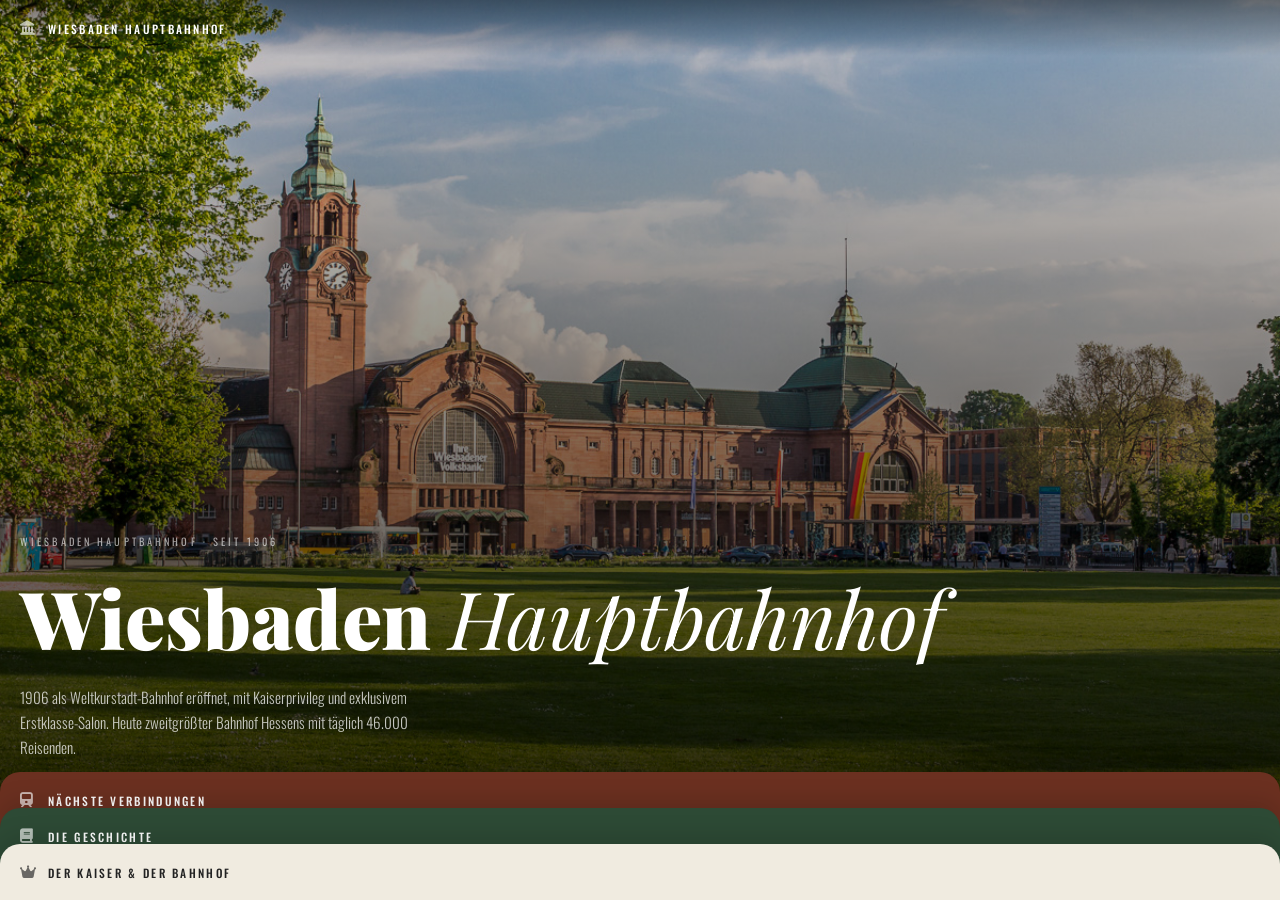
<file: index.html>
<!DOCTYPE html>
<html lang="de">
<head>
  <meta charset="UTF-8">
  <meta name="viewport" content="width=device-width, initial-scale=1.0">
  <meta name="description" content="Onepager über den Wiesbaden Hauptbahnhof — Geschichte, Verbindungen und der Kaiser.">
  <title>Wiesbaden Hauptbahnhof</title>

  <!-- Styles -->
  <link rel="stylesheet" href="style.css">

  <!-- Icons -->
  <link rel="stylesheet" href="https://cdnjs.cloudflare.com/ajax/libs/font-awesome/6.5.0/css/all.min.css">
</head>
<body>

<!-- Scroll-Wrapper — steuert die Card-Animation via JS -->
<div id="scroll-container">

  <!-- Stack — alle Cards liegen hier übereinander -->
  <div class="stack" id="stack">

    <!-- ─── CARD 1: Hero ─── -->
    <article class="card card--1">
      <button class="card__tab" aria-label="Zur Startseite">
        <i class="fa-solid fa-landmark card__icon" aria-hidden="true"></i>
        <span class="card__name">Wiesbaden Hauptbahnhof</span>
      </button>

      <!-- Hintergrundbild wird per style-Attribut gesetzt -->
      <div class="card__body hero" style="background-image: url('img/BD-HauptbahnhofWiesbaden-20130507-IMG_1754.jpg');">
        <p class="hero__label">Wiesbaden Hauptbahnhof · seit 1906</p>
        <h1>Wiesbaden <em>Hauptbahnhof</em></h1>
        <p class="hero__sub">1906 als Weltkurstadt-Bahnhof eröffnet, mit Kaiserprivileg und exklusivem Erstklasse-Salon. Heute zweitgrößter Bahnhof Hessens mit täglich 46.000 Reisenden.</p>
      </div>
    </article>

    <!-- ─── CARD 2: Verbindungen ─── -->
    <article class="card card--2">
      <button class="card__tab" aria-label="Nächste Verbindungen anzeigen">
        <i class="fa-solid fa-train card__icon" aria-hidden="true"></i>
        <span class="card__name">Nächste Verbindungen</span>
      </button>

      <div class="card__body">

        <!-- Uhr und Titel -->
        <div class="connections-header">
          <h2>Nächste <em>Verbindungen</em></h2>
          <time class="clock" id="clock">09:37:11</time>
        </div>

        <!-- Datum und Filter-Buttons -->
        <div class="connections-meta">
          <p class="date" id="date-display">Freitag, 27. Februar 2026</p>
          <nav class="filter" aria-label="Verbindungen filtern">
            <button class="filter__btn active">Alle</button>
            <button class="filter__btn">IC</button>
            <button class="filter__btn">RE</button>
            <button class="filter__btn">RB</button>
            <button class="filter__btn">S-Bahn</button>
          </nav>
        </div>

        <!-- Tabelle — wrap ermöglicht horizontales Scrollen auf Mobile -->
        <div class="timetable-wrap">
          <table class="timetable">
            <thead>
              <tr>
                <th>Abfahrt</th>
                <th>Ziel</th>
                <th>Linie</th>
                <th>Gleis</th>
              </tr>
            </thead>
            <tbody>
              <tr>
                <td>5:40</td>
                <td>Frankfurt (Main) Hbf</td>
                <td><span class="badge badge--ice">ICE</span></td>
                <td>4</td>
              </tr>
              <tr>
                <td>5:45</td>
                <td>Limburg (Lahn) Hbf</td>
                <td><span class="badge badge--ic">IC</span></td>
                <td>1</td>
              </tr>
              <tr>
                <td>5:53</td>
                <td>München Hbf</td>
                <td><span class="badge badge--ice">ICE</span></td>
                <td>2</td>
              </tr>
              <tr>
                <td>5:58</td>
                <td>Frankfurt (Main) Hbf</td>
                <td><span class="badge badge--rb">RB</span></td>
                <td>2</td>
              </tr>
              <tr>
                <td>10:02</td>
                <td>Frankfurt (Main) Hbf</td>
                <td><span class="badge badge--ice">ICE</span></td>
                <td>1</td>
              </tr>
              <tr>
                <td>10:15</td>
                <td>Frankfurt (Main) Hbf</td>
                <td><span class="badge badge--ice">ICE</span></td>
                <td>5</td>
              </tr>
              <tr>
                <td>10:50</td>
                <td>Frankfurt (Main) Hbf</td>
                <td><span class="badge badge--rb">RB</span></td>
                <td>2</td>
              </tr>
              <tr>
                <td>10:50</td>
                <td>Niedernhausen</td>
                <td><span class="badge badge--ic">IC</span></td>
                <td>2</td>
              </tr>
            </tbody>
          </table>
        </div>
        <!-- Ende timetable-wrap -->

      </div>
    </article>

    <!-- ─── CARD 3: Geschichte ─── -->
    <article class="card card--3">
      <button class="card__tab" aria-label="Geschichte anzeigen">
        <i class="fa-solid fa-book card__icon" aria-hidden="true"></i>
        <span class="card__name">DIE Geschichte</span>
      </button>

      <div class="card__body">
        <h2>DIE <em>Geschichte</em></h2>

        <!-- Zeitstrahl — ol weil geordnete Reihenfolge -->
        <ol class="timeline">

          <li class="timeline__item">
            <span class="timeline__year">1840</span>
            <div class="timeline__content">
              <h3>Die ersten Bahnhöfe</h3>
              <p>Wiesbaden erhält seinen ersten Eisenbahnanschluss mit dem Taunusbahnhof. In den folgenden Jahrzehnten entstehen der Rheinbahnhof (1857) und der Ludwigsbahnhof (1878) — drei separate Kopfbahnhöfe nebeneinander.</p>
            </div>
          </li>

          <li class="timeline__item">
            <span class="timeline__year">1904</span>
            <div class="timeline__content">
              <h3>Neubau</h3>
              <p>Architekt Fritz Klingholz beginnt den Bau. Die aufwendige neobarocke Ausstattung stammt zu weiten Teilen vom Mainzer Bildhauer Franz Vlasdeck.</p>
            </div>
          </li>

          <li class="timeline__item">
            <span class="timeline__year">1906</span>
            <div class="timeline__content">
              <h3>Eröffnung</h3>
              <p>Am 15. November 1906 wird der Bahnhof eröffnet. Der erste planmäßige Zug fährt um 2:23 Uhr nachts ein. Der Bau löst die drei bisherigen Wiesbadener Bahnhöfe ab.</p>
            </div>
          </li>

          <li class="timeline__item">
            <span class="timeline__year">1923</span>
            <div class="timeline__content">
              <h3>Bombenanschlag</h3>
              <p>Während der alliierten Rheinlandbesetzung wird ein Bombenanschlag auf die Schalterhalle verübt. Zwei Reisende werden verletzt, einer schwer.</p>
            </div>
          </li>

          <li class="timeline__item">
            <span class="timeline__year">2002</span>
            <div class="timeline__content">
              <h3>Schnellbahnanbindung</h3>
              <p>Nach langen Debatten wird eine ebenerdige Anbindung an die Schnellfahrstrecke Köln–Rhein/Main realisiert. Das Wiesbadener Kreuz gilt als wirtschaftlichste Lösung.</p>
            </div>
          </li>

          <li class="timeline__item">
            <span class="timeline__year">2021</span>
            <div class="timeline__content">
              <h3>Sechs Monate Stillstand</h3>
              <p>Schäden an der Salzbachtalbrücke legen den Bahnhof vom 18. Juni bis 21. Dezember fast vollständig lahm. Am 22. Dezember wird der Betrieb wieder aufgenommen.</p>
            </div>
          </li>

        </ol>
      </div>
    </article>

    <!-- ─── CARD 4: Kaiser ─── -->
    <article class="card card--4">
      <button class="card__tab" aria-label="Kaiser und Bahnhof anzeigen">
        <i class="fa-solid fa-crown card__icon" aria-hidden="true"></i>
        <span class="card__name">Der Kaiser &amp; der Bahnhof</span>
      </button>

      <div class="card__body">
        <h2>Der Kaiser <em>&amp;</em> der Bahnhof</h2>

        <!-- Zitat -->
        <blockquote>
          „Kaiser Wilhelm II. hatte sich sehr um die Gestaltung des Bahnhofs bemüht."
          <cite>— Bernhard Hager, Wiesbadener Historiker</cite>
        </blockquote>

        <!-- Fliesstext -->
        <div class="kaiser__text">
          <p>Kaiser Wilhelm II. reiste alljährlich im Mai nach Wiesbaden, das als seine bevorzugte Kurstadt galt. Der Bahnhof wurde bewusst auf diesen Gast ausgerichtet. Die roten und grünen Ziegel auf dem Dach gehen auf seine persönlichen Ideen zurück.</p>
          <p>Für Kaiser und Adel wurde ein eigenes Kaisergleis (heutiges Gleis 1) errichtet. Neben Gleis 1 befand sich der Kaiserpavillon. Er wurde im Zweiten Weltkrieg zerstört — die Fassade ist am Gleis noch gut zu erkennen.</p>
        </div>

        <!-- Bilder — auf Mobile untereinander, auf Desktop nebeneinander (via CSS) -->
        <div class="kaiser__images">
          <figure>
            <img src="img/BD-HauptbahnhofWiesbaden-20130507-IMG_1754.jpg" alt="Außenansicht des Wiesbaden Hauptbahnhofs">
            <figcaption>Außenansicht des Bahnhofs</figcaption>
          </figure>
          <figure>
            <img src="img/BD-HauptbahnhofWiesbaden-20130507-IMG_1754.jpg" alt="Historische Aufnahme des Bahnhofs um 1910">
            <figcaption>Historische Aufnahme um 1910</figcaption>
          </figure>
          <figure>
            <img src="img/BD-HauptbahnhofWiesbaden-20130507-IMG_1754.jpg" alt="Der Kaiserpavillon an Gleis 1">
            <figcaption>Der Kaiserpavillon an Gleis 1</figcaption>
          </figure>
        </div>

        <!-- Quellenangabe -->
        <p class="source">
          Quelle: <a href="https://de.wikipedia.org/wiki/Wiesbaden_Hauptbahnhof" target="_blank" rel="noopener noreferrer">Wikipedia – Wiesbaden Hauptbahnhof</a>
        </p>

      </div>
    </article>

  </div>
  <!-- Ende .stack -->

  <!-- Spacer gibt dem Scroll-Container die nötige Höhe — wird per JS berechnet -->
  <div id="scroll-spacer"></div>

</div>
<!-- Ende #scroll-container -->

<!-- JavaScript für Card-Animation und Scroll-Logik -->
<script src="script.js"></script>

</body>
</html>
</file>
<file: style.css>
/* ===========================================
   GOOGLE FONTS
   =========================================== */
@import url('https://fonts.googleapis.com/css2?family=Playfair+Display:ital,wght@0,700;0,900;1,400&family=Oswald:wght@300;400;500&display=swap');

/* ===========================================
   RESET & VARIABLEN
   =========================================== */
*, *::before, *::after {
  box-sizing: border-box;
  margin: 0;
  padding: 0;
}

:root {
  --tab-h:  56px;
  --radius: 20px;

  /* Card Farben */
  --card-2-bg: #6b3020;
  --card-3-bg: #2d4a35;
  --card-4-bg: #f0ebe0;

  /* Text */
  --text-light: #ffffff;
  --text-dark:  #222222;

  /* Fonts */
  --font-display: 'Playfair Display', Georgia, serif;
  --font-label:   'Oswald', Arial, sans-serif;
  --font-body:    'Oswald', Arial, sans-serif;
}

/* ===========================================
   BASE
   =========================================== */
html {
  scroll-behavior: smooth;
  -webkit-text-size-adjust: 100%;
}

body {
  height: 100svh;
  overflow: hidden;
  font-family: var(--font-body);
  font-size: 16px;
  line-height: 1.5;
}

img {
  display: block;
  max-width: 100%;
}

a {
  color: inherit;
}

/* ===========================================
   SCROLL CONTAINER
   =========================================== */
#scroll-container {
  height: 100svh;
  overflow-y: scroll;
  position: relative;
  scrollbar-width: none;
  -webkit-overflow-scrolling: touch;
}

#scroll-container::-webkit-scrollbar {
  display: none;
}

/* ===========================================
   STACK
   =========================================== */
.stack {
  position: sticky;
  top: 0;
  height: 100svh;
  overflow: hidden;
}

/* ===========================================
   CARD BASE
   =========================================== */
.card {
  position: absolute;
  left: 0;
  right: 0;
  border-radius: var(--radius) var(--radius) 0 0;
  overflow: hidden;
  box-shadow: 0 -6px 24px rgba(0, 0, 0, 0.15);
}

.card--1 { border-radius: 0; color: var(--text-light); }
.card--2 { background: var(--card-2-bg); color: var(--text-light); }
.card--3 { background: var(--card-3-bg); color: var(--text-light); }
.card--4 { background: var(--card-4-bg); color: var(--text-dark); }

/* ===========================================
   TAB
   =========================================== */
.card__tab {
  display: flex;
  align-items: center;
  gap: 0.75rem;
  height: var(--tab-h);
  width: 100%;
  padding: 0 1.25rem;
  background: transparent;
  border: none;
  cursor: pointer;
  color: inherit;
  font-family: var(--font-label);
  text-align: left;
}

.card__tab:focus-visible {
  outline: 2px solid currentColor;
  outline-offset: -4px;
}

.card--1 .card__tab {
  position: absolute;
  top: 0;
  left: 0;
  right: 0;
  z-index: 2;
  background: linear-gradient(to bottom, rgba(0,0,0,0.45), transparent);
}

.card__icon {
  font-size: 0.9rem;
  width: 1rem;
  opacity: 0.65;
  flex-shrink: 0;
}

.card__name {
  font-family: var(--font-label);
  font-size: 0.72rem;
  font-weight: 500;
  letter-spacing: 0.2em;
  text-transform: uppercase;
}

/* ===========================================
   CARD BODY
   =========================================== */
.card__body {
  height: calc(100% - var(--tab-h));
  overflow-y: hidden;
  padding: 1.25rem 1.25rem;
  display: flex;
  flex-direction: column;
  gap: 0.9rem;
}

.card--1 .card__body {
  position: absolute;
  inset: 0;
  height: 100%;
  z-index: 1;
  overflow: hidden;
  padding: 1.5rem 1.25rem 2rem;
}

/* Desktop: mehr Platz */
@media (min-width: 768px) {
  .card__body {
    padding: 2rem 2.5rem;
    gap: 1.25rem;
  }
}

/* ===========================================
   TYPOGRAPHIE — Mobile zuerst
   =========================================== */
h1 {
  font-family: var(--font-display);
  font-size: clamp(2.2rem, 9vw, 5rem);
  font-weight: 900;
  line-height: 1.0;
}

h2 {
  font-family: var(--font-display);
  font-size: clamp(1.8rem, 7vw, 3.5rem);
  font-weight: 900;
  line-height: 1.05;
}

h3 {
  font-family: var(--font-label);
  font-size: 0.88rem;
  font-weight: 500;
  letter-spacing: 0.06em;
  text-transform: uppercase;
  margin-bottom: 0.3rem;
}

h1 em, h2 em {
  font-style: italic;
  font-weight: 400;
}

p {
  font-family: var(--font-body);
  font-size: 0.88rem;
  font-weight: 300;
  line-height: 1.7;
  opacity: 0.8;
  max-width: 60ch;
}

/* Desktop: etwas grösser */
@media (min-width: 768px) {
  p {
    font-size: 0.95rem;
  }

  h3 {
    font-size: 0.95rem;
  }
}

/* ===========================================
   HERO
   =========================================== */
.card__body.hero {
  background-size: cover;
  background-position: center;
  justify-content: flex-end;
}

.card__body.hero::before {
  content: '';
  position: absolute;
  inset: 0;
  background: linear-gradient(
    to bottom,
    rgba(0,0,0,0.15) 0%,
    rgba(0,0,0,0.75) 100%
  );
}

.card__body.hero > * {
  position: relative;
  z-index: 1;
}

.hero__label {
  font-family: var(--font-label);
  font-size: 0.6rem;
  font-weight: 400;
  letter-spacing: 0.3em;
  text-transform: uppercase;
  opacity: 0.6;
  margin-bottom: 0.4rem;
}

.hero__sub {
  font-family: var(--font-body);
  font-size: 0.85rem;
  font-weight: 300;
  opacity: 0.75;
  max-width: 50ch;
  margin-top: 0.5rem;
  line-height: 1.65;
}

@media (min-width: 768px) {
  .hero__label {
    font-size: 0.65rem;
  }

  .hero__sub {
    font-size: 0.95rem;
  }
}

/* ===========================================
   VERBINDUNGEN
   =========================================== */
.connections-header {
  display: flex;
  justify-content: space-between;
  align-items: flex-start;
  gap: 1rem;
}

/* Uhr */
.clock {
  font-family: var(--font-display);
  font-size: clamp(1.6rem, 6vw, 2.4rem);
  font-weight: 700;
  font-variant-numeric: tabular-nums;
  white-space: nowrap;
  font-style: normal;
}

/* Mobile: Meta gestapelt */
.connections-meta {
  display: flex;
  flex-direction: column;
  gap: 0.55rem;
}

/* Tablet+: nebeneinander */
@media (min-width: 480px) {
  .connections-meta {
    flex-direction: row;
    justify-content: space-between;
    align-items: center;
  }
}

.date {
  font-family: var(--font-label);
  font-size: 0.62rem;
  font-weight: 300;
  text-transform: uppercase;
  letter-spacing: 0.15em;
  opacity: 0.6;
}

/* Filter */
.filter {
  display: flex;
  gap: 0.35rem;
  flex-wrap: wrap;
}

.filter__btn {
  font-family: var(--font-label);
  font-size: 0.62rem;
  font-weight: 400;
  letter-spacing: 0.12em;
  text-transform: uppercase;
  background: transparent;
  border: 1px solid rgba(255,255,255,0.28);
  color: inherit;
  padding: 0.22rem 0.6rem;
  border-radius: 3px;
  cursor: pointer;
  transition: background 0.2s;
}

.filter__btn:hover {
  background: rgba(255,255,255,0.1);
}

.filter__btn.active {
  background: rgba(255,255,255,0.18);
  border-color: rgba(255,255,255,0.55);
}

.filter__btn:focus-visible {
  outline: 2px solid white;
  outline-offset: 2px;
}

/* Tabelle — Mobile: horizontal scrollbar */
.timetable-wrap {
  overflow-x: auto;
  -webkit-overflow-scrolling: touch;
}

.timetable {
  width: 100%;
  min-width: 340px;
  border-collapse: collapse;
}

.timetable th {
  font-family: var(--font-label);
  font-size: 0.6rem;
  font-weight: 400;
  text-transform: uppercase;
  letter-spacing: 0.15em;
  opacity: 0.5;
  padding: 0.4rem 0.5rem 0.65rem;
  text-align: left;
  white-space: nowrap;
}

.timetable td {
  font-family: var(--font-label);
  font-size: 0.85rem;
  font-weight: 300;
  padding: 0.65rem 0.5rem;
  border-top: 1px solid rgba(255,255,255,0.1);
  white-space: nowrap;
}

/* Badges */
.badge {
  display: inline-block;
  padding: 0.12rem 0.45rem;
  border-radius: 2px;
  font-family: var(--font-label);
  font-size: 0.65rem;
  font-weight: 500;
  letter-spacing: 0.06em;
}

.badge--ice { background: #cc2222; color: #fff; }
.badge--ic  { background: #2255cc; color: #fff; }
.badge--rb  { background: #cc6600; color: #fff; }
.badge--re  { background: #006633; color: #fff; }
.badge--s   { background: #008db9; color: #fff; }

/* ===========================================
   GESCHICHTE / TIMELINE
   =========================================== */
.timeline {
  list-style: none;
  border-left: 2px solid rgba(255,255,255,0.2);
  padding-left: 1.4rem;
  display: flex;
  flex-direction: column;
  gap: 1.5rem;
}

.timeline__item {
  position: relative;
}

.timeline__item::before {
  content: '';
  position: absolute;
  left: -1.82rem;
  top: 0.3rem;
  width: 8px;
  height: 8px;
  border-radius: 50%;
  background: currentColor;
  opacity: 0.5;
}

.timeline__year {
  display: block;
  font-family: var(--font-display);
  font-size: 1rem;
  font-weight: 700;
  opacity: 0.55;
  margin-bottom: 0.2rem;
  font-style: italic;
}

.timeline__content h3 {
  margin-bottom: 0.3rem;
}

@media (min-width: 768px) {
  .timeline {
    gap: 2rem;
  }

  .timeline__year {
    font-size: 1.15rem;
  }
}

/* ===========================================
   KAISER
   =========================================== */
blockquote {
  border-left: 3px solid rgba(0,0,0,0.18);
  padding-left: 1rem;
  font-family: var(--font-display);
  font-style: italic;
  font-size: 0.95rem;
  opacity: 0.8;
  line-height: 1.55;
}

blockquote cite {
  display: block;
  font-family: var(--font-label);
  font-size: 0.65rem;
  font-style: normal;
  font-weight: 300;
  letter-spacing: 0.08em;
  margin-top: 0.5rem;
  opacity: 0.55;
}

.kaiser__text {
  display: flex;
  flex-direction: column;
  gap: 0.7rem;
}

/* Mobile: 1 Spalte */
.kaiser__images {
  display: grid;
  grid-template-columns: 1fr;
  gap: 0.6rem;
}

/* Desktop: 3 Spalten */
@media (min-width: 768px) {
  .kaiser__images {
    grid-template-columns: repeat(3, 1fr);
    gap: 0.75rem;
  }
}

.kaiser__images figure img {
  width: 100%;
  aspect-ratio: 4 / 3;
  object-fit: cover;
  border-radius: 3px;
  filter: sepia(0.3) contrast(0.9);
}

.kaiser__images figcaption {
  font-family: var(--font-label);
  font-size: 0.62rem;
  font-weight: 300;
  letter-spacing: 0.06em;
  opacity: 0.5;
  margin-top: 0.3rem;
  line-height: 1.3;
}

.source {
  font-family: var(--font-label);
  font-size: 0.65rem;
  font-weight: 300;
  opacity: 0.4;
  letter-spacing: 0.06em;
}

.source a:hover {
  opacity: 1;
  text-decoration: underline;
}
</file>
